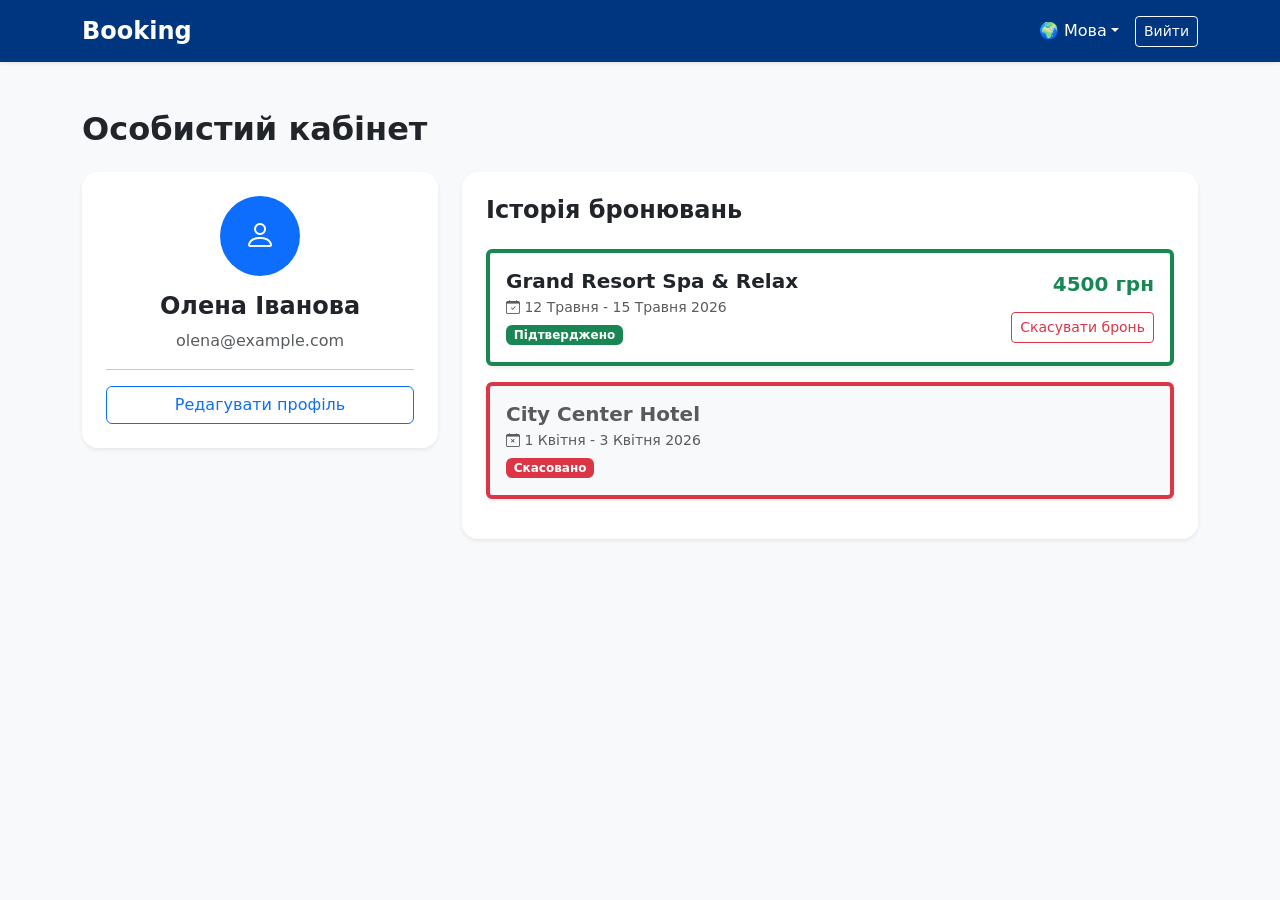
<file: Frontend/pages/profile.html>
<!DOCTYPE html>
<html lang="uk">
<head>
    <meta charset="UTF-8">
    <meta name="viewport" content="width=device-width, initial-scale=1.0">
    <title>Мій профіль - Booking</title>
    <link href="https://cdn.jsdelivr.net/npm/bootstrap@5.3.2/dist/css/bootstrap.min.css" rel="stylesheet">
    <link rel="stylesheet" href="https://cdn.jsdelivr.net/npm/bootstrap-icons@1.11.1/font/bootstrap-icons.css">
</head>
<body class="bg-light">

    <nav class="navbar navbar-dark shadow-sm" style="background-color: #003580;">
        <div class="container d-flex justify-content-between align-items-center"> 
            <a class="navbar-brand fw-bold fs-4 mb-0" href="../index.html">Booking</a>
            
            <div class="d-flex align-items-center gap-3">
                <div class="dropdown">
                    <a class="text-white text-decoration-none dropdown-toggle" href="#" id="langDropdown" data-bs-toggle="dropdown">🌍 Мова</a>
                    <ul class="dropdown-menu dropdown-menu-end">
                        <li><a class="dropdown-item" href="#" onclick="setLanguage('uk')">🇺🇦 Українська</a></li>
                        <li><a class="dropdown-item" href="#" onclick="setLanguage('en')">🇬🇧 English</a></li>
                    </ul>
                </div>
                <button class="btn btn-outline-light btn-sm" onclick="logout()" data-lang="logoutLink">Вийти з акаунту</button>
            </div>
        </div>
    </nav>

    <div class="container mt-5 mb-5">
        <h2 class="fw-bold mb-4" data-lang="profileTitle">Особистий кабінет</h2>

        <div class="row g-4">
            <div class="col-lg-4">
                <div class="card border-0 shadow-sm" style="border-radius: 1rem;">
                    <div class="card-body p-4 text-center">
                        <div class="bg-primary text-white rounded-circle d-inline-flex justify-content-center align-items-center mb-3" style="width: 80px; height: 80px; font-size: 2rem;">
                            <i class="bi bi-person"></i>
                        </div>
                        <h4 class="fw-bold" id="userName">Олена Іванова</h4>
                        <p class="text-muted mb-1" id="userEmail">olena@example.com</p>
                        <hr>
                        <button class="btn btn-outline-primary w-100" data-lang="editProfile">Редагувати профіль</button>
                    </div>
                </div>
            </div>

            <div class="col-lg-8">
                <div class="card border-0 shadow-sm p-4" style="border-radius: 1rem;">
                    <h4 class="fw-bold mb-4" data-lang="historyTitle">Історія бронювань</h4>

                    <div class="card mb-3 border-start border-success border-4 shadow-sm">
                        <div class="card-body d-flex justify-content-between align-items-center flex-wrap gap-3">
                            <div>
                                <h5 class="fw-bold mb-1">Grand Resort Spa & Relax</h5>
                                <p class="text-muted small mb-1"><i class="bi bi-calendar-check"></i> 12 Травня - 15 Травня 2026</p>
                                <span class="badge bg-success" data-lang="confirmed">Підтверджено</span>
                            </div>
                            <div class="text-end">
                                <h5 class="text-success fw-bold">4500 грн</h5>
                                <button class="btn btn-sm btn-outline-danger mt-2" data-lang="cancelBtn">Скасувати бронь</button>
                            </div>
                        </div>
                    </div>

                    <div class="card mb-3 border-start border-danger border-4 shadow-sm bg-light">
                        <div class="card-body d-flex justify-content-between align-items-center flex-wrap gap-3">
                            <div>
                                <h5 class="fw-bold mb-1 text-muted">City Center Hotel</h5>
                                <p class="text-muted small mb-1"><i class="bi bi-calendar-x"></i> 1 Квітня - 3 Квітня 2026</p>
                                <span class="badge bg-danger" data-lang="cancelled">Скасовано</span>
                            </div>
                        </div>
                    </div>

                </div>
            </div>
        </div>
    </div>

    <script src="https://cdn.jsdelivr.net/npm/bootstrap@5.3.2/dist/js/bootstrap.bundle.min.js"></script>
    <script src="../js/lang.js"></script>
    <script src="../js/script.js"></script>
</body>
</html>
</file>
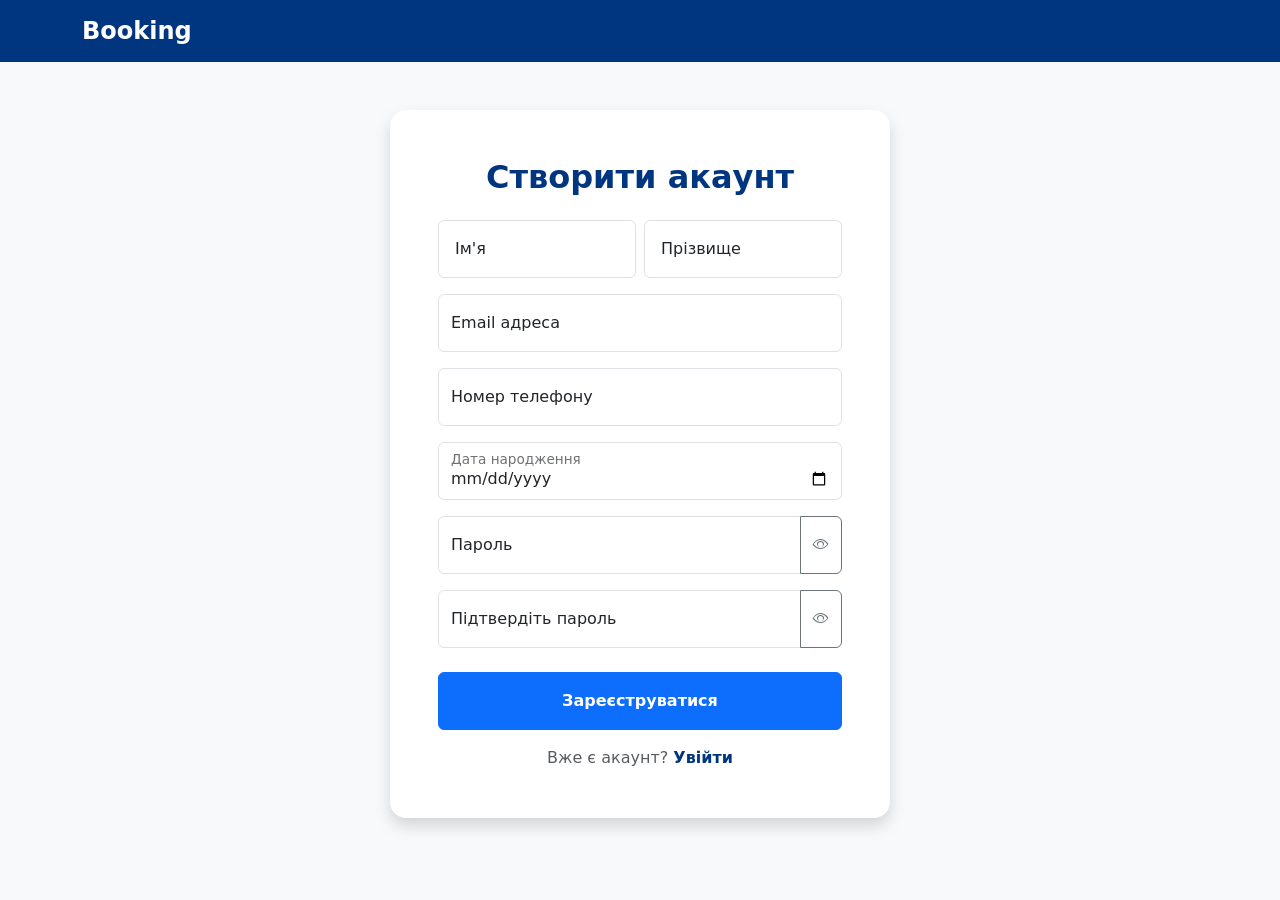
<file: Booking/wwwroot/pages/register.html>
﻿<!DOCTYPE html>
<html lang="uk">
<head>
    <meta charset="UTF-8">
    <meta name="viewport" content="width=device-width, initial-scale=1.0">
    <title>Реєстрація - Booking</title>
    <link href="https://cdn.jsdelivr.net/npm/bootstrap@5.3.2/dist/css/bootstrap.min.css" rel="stylesheet">
    <link rel="stylesheet" href="https://cdn.jsdelivr.net/npm/bootstrap-icons@1.11.1/font/bootstrap-icons.css">
    <style>
        .form-floating > .form-control:focus {
            z-index: 3;
        }

        .input-group:focus-within {
            z-index: 5;
        }
    </style>
</head>
<body class="bg-light">

    <nav class="navbar navbar-dark" style="background-color: #003580;">
        <div class="container">
            <a class="navbar-brand fw-bold fs-4" href="../index.html">Booking</a>
        </div>
    </nav>

    <div class="container d-flex justify-content-center align-items-center my-5">
        <div class="card shadow border-0" style="width: 100%; max-width: 500px; border-radius: 1rem;">
            <div class="card-body p-5">
                <h2 class="fw-bold text-center mb-4" style="color: #003580;">Створити акаунт</h2>

                <div class="row g-2 mb-3">
                    <div class="col-md-6 form-floating">
                        <input type="text" class="form-control" id="firstName" placeholder="Ім'я">
                        <label for="firstName" class="ms-2">Ім'я</label>
                    </div>
                    <div class="col-md-6 form-floating">
                        <input type="text" class="form-control" id="lastName" placeholder="Прізвище">
                        <label for="lastName" class="ms-2">Прізвище</label>
                    </div>
                </div>

                <div class="form-floating mb-3">
                    <input type="email" class="form-control" id="email" placeholder="Email">
                    <label for="email">Email адреса</label>
                </div>

                <div class="form-floating mb-3">
                    <input type="tel" class="form-control" id="phone" placeholder="+380...">
                    <label for="phone">Номер телефону</label>
                </div>

                <div class="form-floating mb-3">
                    <input type="date" class="form-control" id="birth">
                    <label for="birth">Дата народження</label>
                </div>

                <div class="input-group mb-3">
                    <div class="form-floating flex-grow-1">
                        <input type="password" class="form-control" id="regPassword" placeholder="Пароль" style="border-top-right-radius: 0; border-bottom-right-radius: 0;">
                        <label for="regPassword">Пароль</label>
                    </div>
                    <button class="btn btn-outline-secondary" type="button" onclick="togglePassword('regPassword', 'toggleIcon1')">
                        <i class="bi bi-eye" id="toggleIcon1"></i>
                    </button>
                </div>

                <div class="input-group mb-4">
                    <div class="form-floating flex-grow-1">
                        <input type="password" class="form-control" id="confirmPassword" placeholder="Підтвердіть пароль" style="border-top-right-radius: 0; border-bottom-right-radius: 0;">
                        <label for="confirmPassword">Підтвердіть пароль</label>
                    </div>
                    <button class="btn btn-outline-secondary" type="button" onclick="togglePassword('confirmPassword', 'toggleIcon2')">
                        <i class="bi bi-eye" id="toggleIcon2"></i>
                    </button>
                </div>

                <button class="btn btn-primary w-100 py-3 mb-3 fw-bold" onclick="register()">
                    Зареєструватися
                </button>

                <div class="text-center text-muted">
                    <span>Вже є акаунт?</span>
                    <a href="login.html" class="text-decoration-none fw-bold" style="color: #003580;">Увійти</a>
                </div>
            </div>
        </div>
    </div>

    <script src="../js/auth.js"></script>
</body>
</html>
</file>
